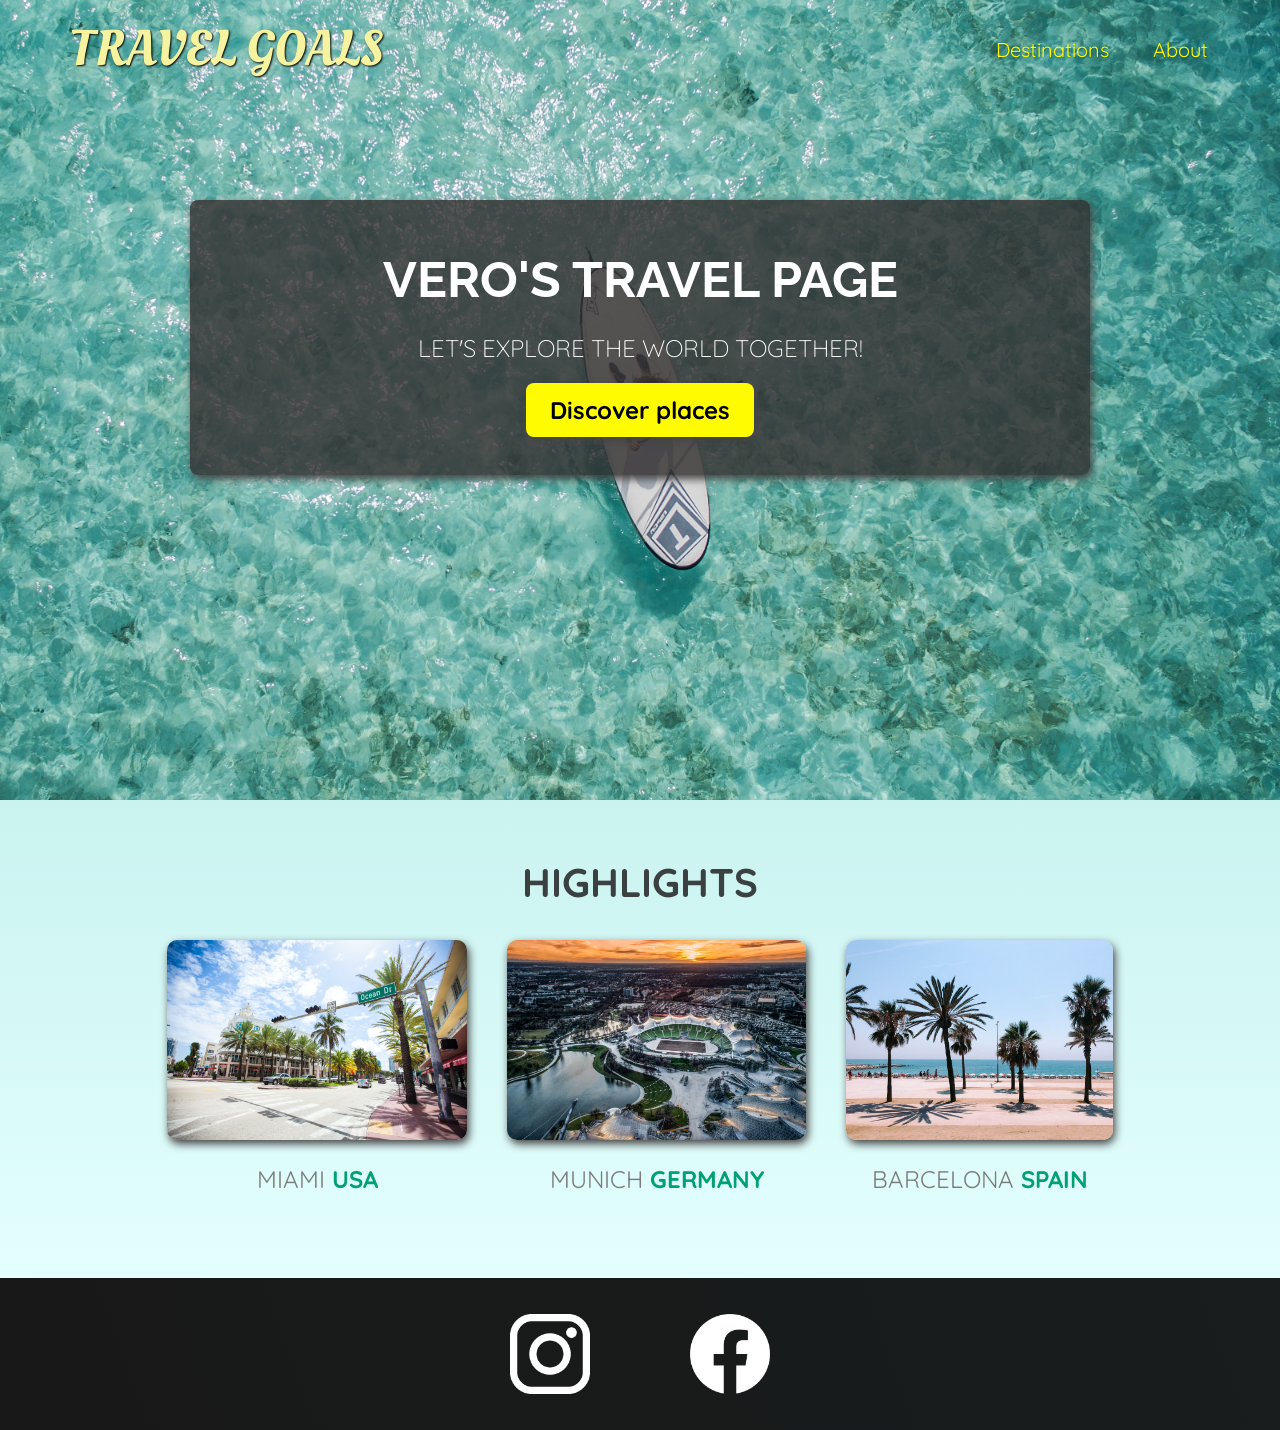
<file: index.html>
<!doctype html>
<html lang="en">
  <head>
    <meta charset="UTF-8" />
    <link
      href="https://fonts.googleapis.com/css2?family=Raleway:wght@700&family=Oleo+Script:wght@700&family=Quicksand:wght@300;500;700&display=swap"
      rel="stylesheet"
    />
    <link rel="stylesheet" href="shared.css" />
    <link rel="stylesheet" href="styles.css" />
    <title>Travel Goals</title>
  </head>
  <body>
    <header>
      <div id="page-logo">
        <a href="index.html">Travel Goals</a>
      </div>
      <nav>
        <ul>
          <li><a href="places.html">Destinations</a></li>
          <li><a href="#">About</a></li>
        </ul>
      </nav>
    </header>
    <main>
      <section id="hero">
        <div id="hero-content">
          <h1>Vero's Travel Page</h1>
          <p>Let's explore the world together!</p>
          <a href="places.html">Discover places</a>
        </div>
      </section>
      <section id="highlights">
        <h2>Highlights</h2>
        <ul id="destinations">
          <li class="destination">
            <img
              src="images/places/miami.jpg"
              alt="Miami streets on sunny day"
            />
            <p>Miami <strong>USA</strong></p>
          </li>
          <li class="destination">
            <img
              src="images/places/munich.jpg"
              alt="Munich stadium in winter"
            />
            <p>Munich <strong>Germany</strong></p>
          </li>
          <li class="destination">
            <img
              src="images/places/barcelona.jpg"
              alt="Palm Beach in Barcelona"
            />
            <p>Barcelona <strong>Spain</strong></p>
          </li>
        </ul>
      </section>
      <footer>
        <ul>
          <li>
            <a href="https://www.instagram.com">
              <img src="images/icons/insta.png" alt="Instagram Logo" />
            </a>
          </li>
          <li>
            <a href="https://www.facebook.com">
              <img src="images/icons/facebook.png" alt="Facebook Logo" />
            </a>
          </li>
        </ul>
      </footer>
    </main>
  </body>
</html>
</file>
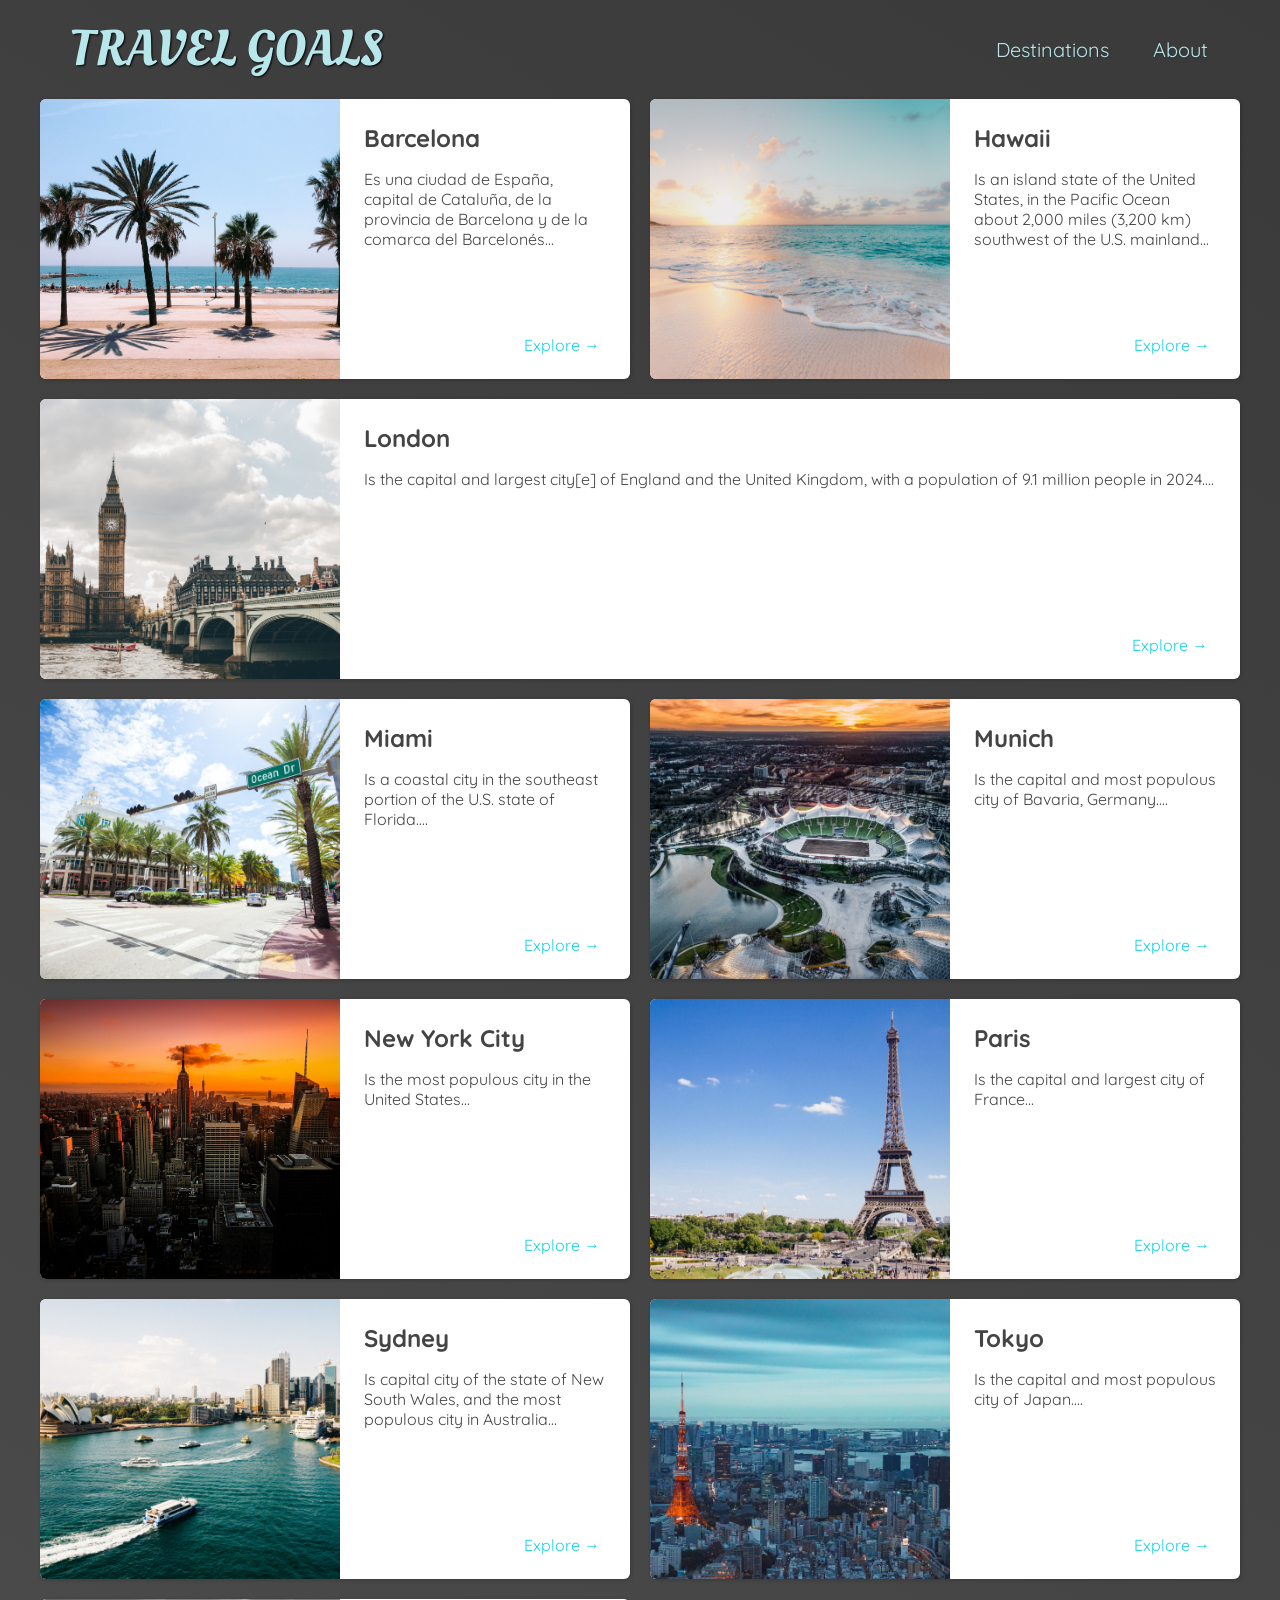
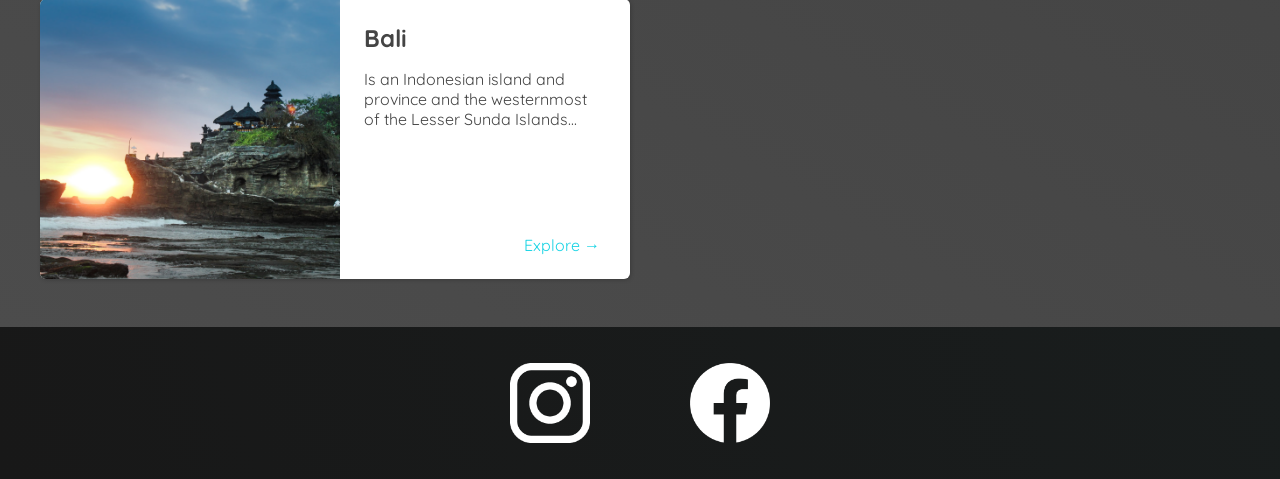
<file: places.html>
<!doctype html>
<html lang="en">
  <head>
    <meta charset="UTF-8" />
    <link
      href="https://fonts.googleapis.com/css2?family=Raleway:wght@700&family=Oleo+Script:wght@700&family=Quicksand:wght@300;500;700&display=swap"
      rel="stylesheet"
    />
    <link rel="stylesheet" href="shared.css" />
    <link rel="stylesheet" href="places.css" />
    <title>Travel Goals</title>
  </head>
  <body>
    <header>
      <div id="page-logo">
        <a href="index.html">Travel Goals</a>
      </div>
      <nav>
        <ul>
          <li><a href="places.html">Destinations</a></li>
          <li><a href="#">About</a></li>
        </ul>
      </nav>
    </header>
    <main>
      <ul>
        <li>
          <img src="images/places/barcelona.jpg" alt="City of Barcelona" />
          <div class="item-content">
            <div>
              <h2>Barcelona</h2>
              <p>
                Es una ciudad de España, capital de Cataluña, de la provincia de
                Barcelona y de la comarca del Barcelonés...
              </p>
            </div>
            <div class="actions">
              <a href="https://es.wikipedia.org/wiki/Barcelona">Explore &#x2192</a>
            </div>
          </div>
        </li>
        <li>
          <img src="images/places/hawaii.jpg" alt="Hawaii Beach" />
          <div class="item-content">
            <div>
              <h2>Hawaii</h2>
              <p>
                Is an island state of the United States, in the Pacific Ocean
                about 2,000 miles (3,200 km) southwest of the U.S. mainland...
              </p>
            </div>
            <div class="actions">
              <a href="https://en.wikipedia.org/wiki/Hawaii">Explore &#x2192</a>
            </div>
          </div>
        </li>
        <li>
          <img src="images/places/london.jpg" alt="London City" />
          <div class="item-content">
            <div>
              <h2>London</h2>
              <p>
                Is the capital and largest city[e] of England and the United
                Kingdom, with a population of 9.1 million people in 2024....
              </p>
            </div>
            <div class="actions">
              <a href="https://en.wikipedia.org/wiki/London">Explore &#x2192</a>
            </div>
          </div>
        </li>
        <li>
          <img src="images/places/miami.jpg" alt="Miami streets" />
          <div class="item-content">
            <div>
              <h2>Miami</h2>
              <p>
                Is a coastal city in the southeast portion of the U.S. state of
                Florida....
              </p>
            </div>
            <div class="actions">
              <a href="https://en.wikipedia.org/wiki/Miami">Explore &#x2192</a>
            </div>
          </div>
        </li>
        <li>
          <img src="images/places/munich.jpg" alt="Munich football stadium" />
          <div class="item-content">
            <div>
              <h2>Munich</h2>
              <p>
                Is the capital and most populous city of Bavaria, Germany....
              </p>
            </div>
            <div class="actions">
              <a href="https://en.wikipedia.org/wiki/Munich">Explore &#x2192</a>
            </div>
          </div>
        </li>
        <li>
          <img
            src="images/places/new-york-city.jpg"
            alt="New York City skyline"
          />
          <div class="item-content">
            <div>
              <h2>New York City</h2>
              <p>Is the most populous city in the United States...</p>
            </div>
            <div class="actions">
              <a href="https://en.wikipedia.org/wiki/New_York_City">Explore &#x2192</a>
            </div>
          </div>
        </li>
        <li>
          <img src="images/places/paris.jpg" alt="Paris City" />
          <div class="item-content">
            <div>
              <h2>Paris</h2>
              <p>Is the capital and largest city of France...</p>
            </div>
            <div class="actions">
              <a href="https://en.wikipedia.org/wiki/Paris">Explore &#x2192</a>
            </div>
          </div>
        </li>
        <li>
          <img src="images/places/sydney.jpg" alt="Sydney Beach" />
          <div class="item-content">
            <div>
              <h2>Sydney</h2>
              <p>
                Is capital city of the state of New South Wales, and the most
                populous city in Australia...
              </p>
            </div>
            <div class="actions">
              <a href="https://en.wikipedia.org/wiki/Sydney">Explore &#x2192</a>
            </div>
          </div>
        </li>
        <li>
          <img src="images/places/tokyo.jpg" alt="Tokyo skyline" />
          <div class="item-content">
            <div>
              <h2>Tokyo</h2>
              <p>Is the capital and most populous city of Japan....</p>
            </div>
            <div class="actions">
              <a href="https://en.wikipedia.org/wiki/Tokyo">Explore &#x2192</a>
            </div>
          </div>
        </li>
        <li>
          <img src="images/places/bali.jpg" alt="Bali beach" />
          <div class="item-content">
            <div>
              <h2>Bali</h2>
              <p>
                Is an Indonesian island and province and the westernmost of the
                Lesser Sunda Islands...
              </p>
            </div>
            <div class="actions">
              <a href="https://en.wikipedia.org/wiki/Bali">Explore &#x2192</a>
            </div>
          </div>
        </li>
      </ul>
    </main>
    <footer>
      <ul>
        <li>
          <a href="https://www.instagram.com">
            <img src="images/icons/insta.png" alt="Instagram Logo" />
          </a>
        </li>
        <li>
          <a href="https://www.facebook.com">
            <img src="images/icons/facebook.png" alt="Facebook Logo" />
          </a>
        </li>
      </ul>
    </footer>
  </body>
</html>
</file>
<file: shared.css>
body {
  font-family: "Quicksand", sans-serif;
  margin: 0;
}

ul {
  list-style: none;
  margin: 0;
  padding: 0;
}

#page-logo a {
  padding: 10px;
  font-family: "Oleo Script", sans-serif;
  color: rgb(245, 243, 160);
  font-size: 50px;
  text-decoration: none;
  text-transform: uppercase;
  text-shadow: 1px 1px 2px rgb(0, 0, 0);
}

header {
  display: flex;
  justify-content: space-between;
  align-items: center;
  padding: 15px 60px;
  position: absolute;
  width: 100%;
  box-sizing: border-box;
}

header ul {
  display: flex;
}

header li {
  margin-left: 20px;
}

header a {
  color: rgb(255, 251, 0);
  text-decoration: none;
  font-size: 20px;
  padding: 12px;
  text-shadow: 1px 1px 2px rgba(0, 0, 0, 0.2);
  border-radius: 6px;
}

header nav a:hover {
  color: rgb(77, 77, 77);
  background-color: rgb(255, 251, 0);
}

footer {
  background: linear-gradient(70deg, rgb(24, 24, 24), rgb(25, 29, 29));
  padding: 36px 0;
}

footer li {
  width: 80px;
  height: 80px;
  margin: 0 50px;
}

footer img {
  width: 100%;
  height: 100%;
}

footer ul {
  display: flex;
  justify-content: center;
}
</file>
<file: styles.css>
#hero {
  height: 800px;
  background-image: url("images/places/ocean.jpg");
  background-position: center;
  background-size: cover;
}

#hero-content {
  width: 900px;
  background-color: rgba(51, 47, 47, 0.8);
  box-shadow: 2px 4px 8px rgb(68, 67, 67);
  border-radius: 8px;
  text-align: center;
  padding: 50px 0;
  margin: 0 auto;
  position: relative;
  top: 200px;
}

#hero-content h1 {
  color: white;
  text-transform: uppercase;
  font-size: 50px;
  font-family: "Raleway", sans-serif;
  margin: 0;
}

#hero-content p {
  color: white;
  text-transform: uppercase;
  font-size: 24px;
  font-weight: 300;
  margin-bottom: 32px;
}

#hero-content a {
  text-decoration: none;
  background-color: rgb(255, 251, 0);
  padding: 12px 24px;
  color: black;
  font-size: 24px;
  font-weight: bold;
  border-radius: 8px;
  box-shadow: 2px 4px 8px rgb(68, 67, 67);
}

#hero-content a:hover {
  background-color: rgb(255, 238, 0);
}

#destinations {
  display: flex;
  width: 90%;
  margin: auto;
  margin-bottom: 40px;
  justify-content: center;
}

.destination {
  margin: 0 20px;
  text-transform: uppercase;
}

.destination img {
  height: 200px;
  width: 100%;
  box-shadow: 2px 4px 8px rgb(68, 67, 67);
  border-radius: 10px;
  object-fit: cover;
}

.destination p {
  text-align: center;
  font-size: 24px;
  color: rgb(124, 123, 123);
  margin: 20px 0;
}

.destination strong {
  color: rgb(0, 160, 117);
}

#highlights {
  padding: 24px;
  background: linear-gradient(0deg, rgb(227, 255, 253), rgb(202, 243, 240));
  background-color: rgb(227, 255, 253);
}

#highlights h2 {
  text-transform: uppercase;
  text-align: center;
  font-size: 40px;
  color: rgb(59, 65, 64);
}
</file>
<file: places.css>
body {
  background: linear-gradient(30deg, rgb(77, 77, 77), rgb(58, 58, 58));
  color: rgb(68, 68, 68);
}

#page-logo a {
  color: rgb(183, 230, 235);
}

header {
  position: static;
}

header a {
  color: rgb(183, 230, 235);
}

header nav a:hover {
  background-color: rgb(183, 230, 235);
  color: rgb(59, 59, 59);
}

main ul {
  width: 1200px;
  margin: 0 auto 48px auto;
  display: grid;
  grid-template-columns: 1fr 1fr;
  gap: 20px 20px;
}

li:nth-of-type(3) {
  grid-column: 1 / 2 span;
}

main li {
  display: flex;
  background-color: white;
  box-shadow: 1px 1px 4px rgba(0, 0, 0, 0.2);
  border-radius: 6px;
  overflow: hidden;
}

main li img {
  width: 300px;
  height: 280px;
  object-fit: cover;
}

.item-content {
  padding: 24px;
  display: flex;
  flex-direction: column;
  justify-content: space-between;
}

.item-content h2 {
  margin: 0;
}

.actions {
  text-align: right;
}

.actions a {
  text-decoration: none;
  padding: 6px;
  color: rgb(22, 211, 228);
  border-radius: 5px;
}

.actions a:hover {
  background-color: rgb(235, 253, 255);
}
</file>
